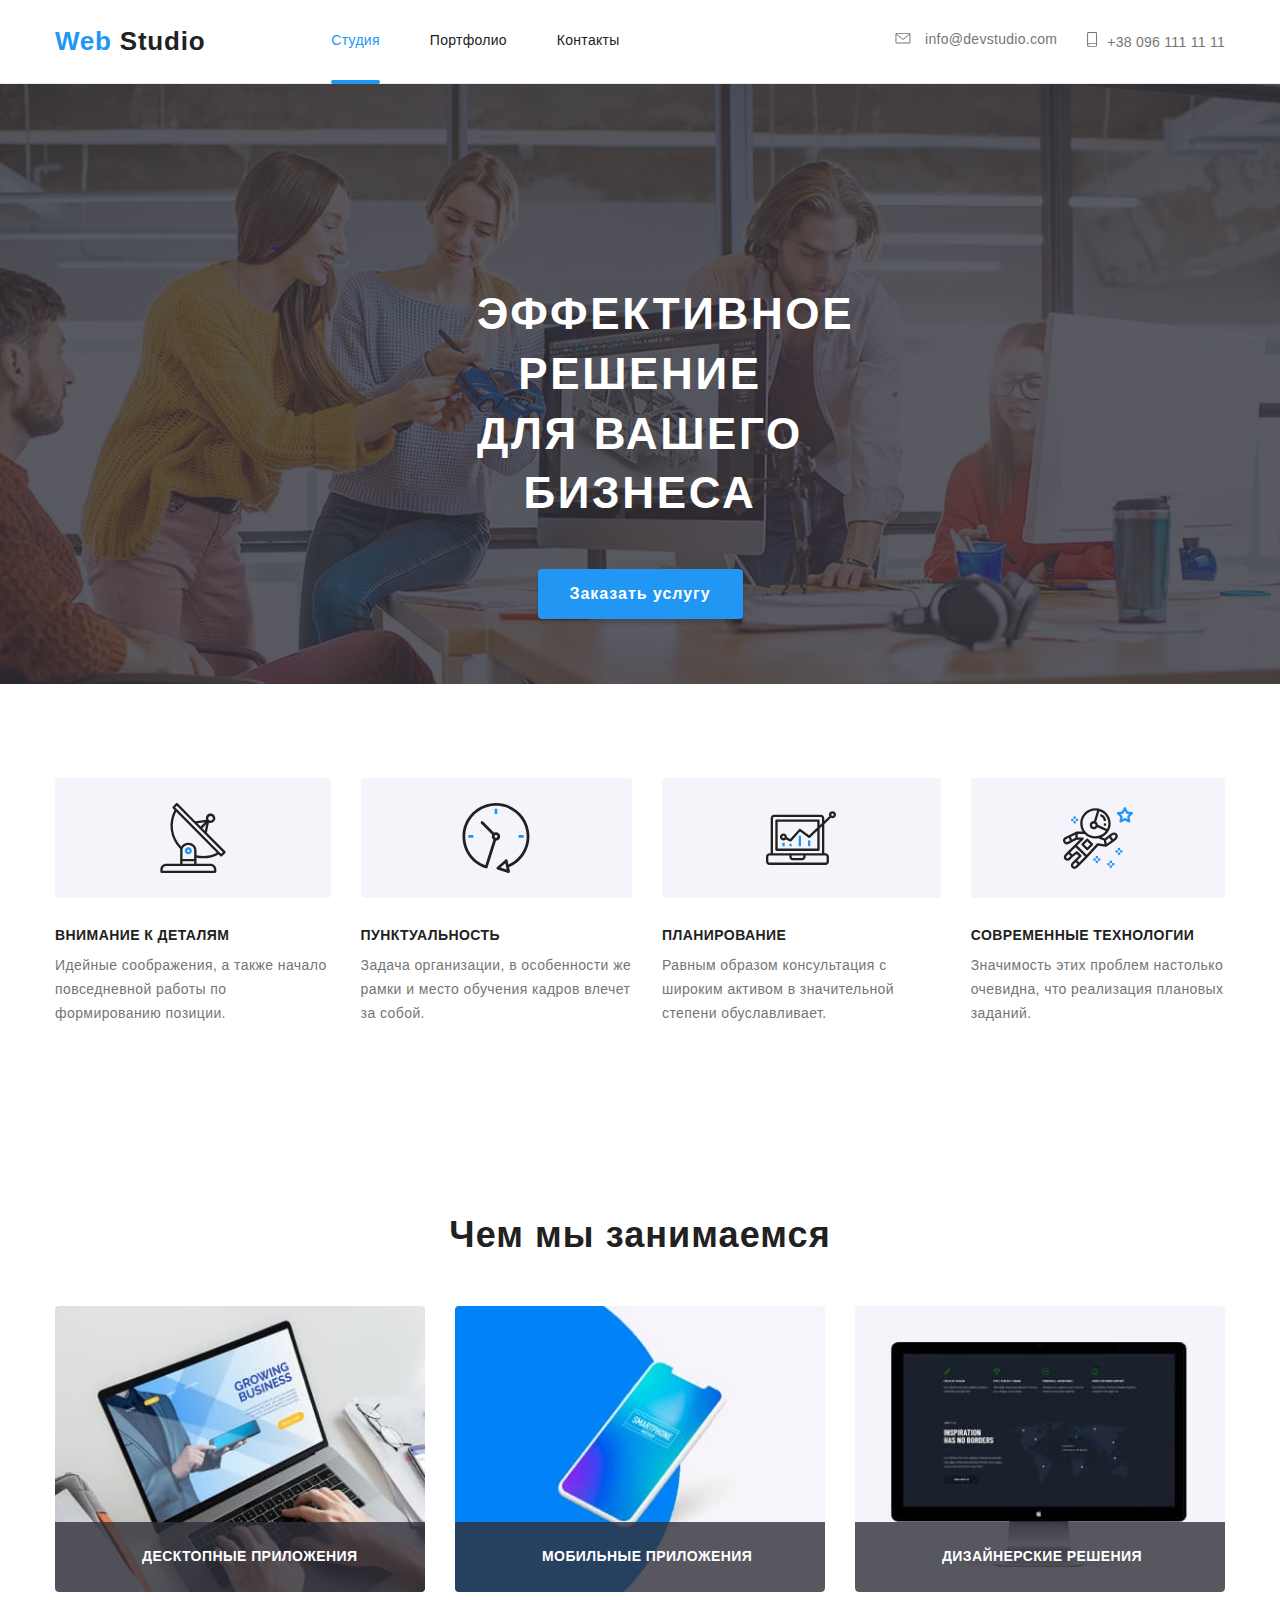
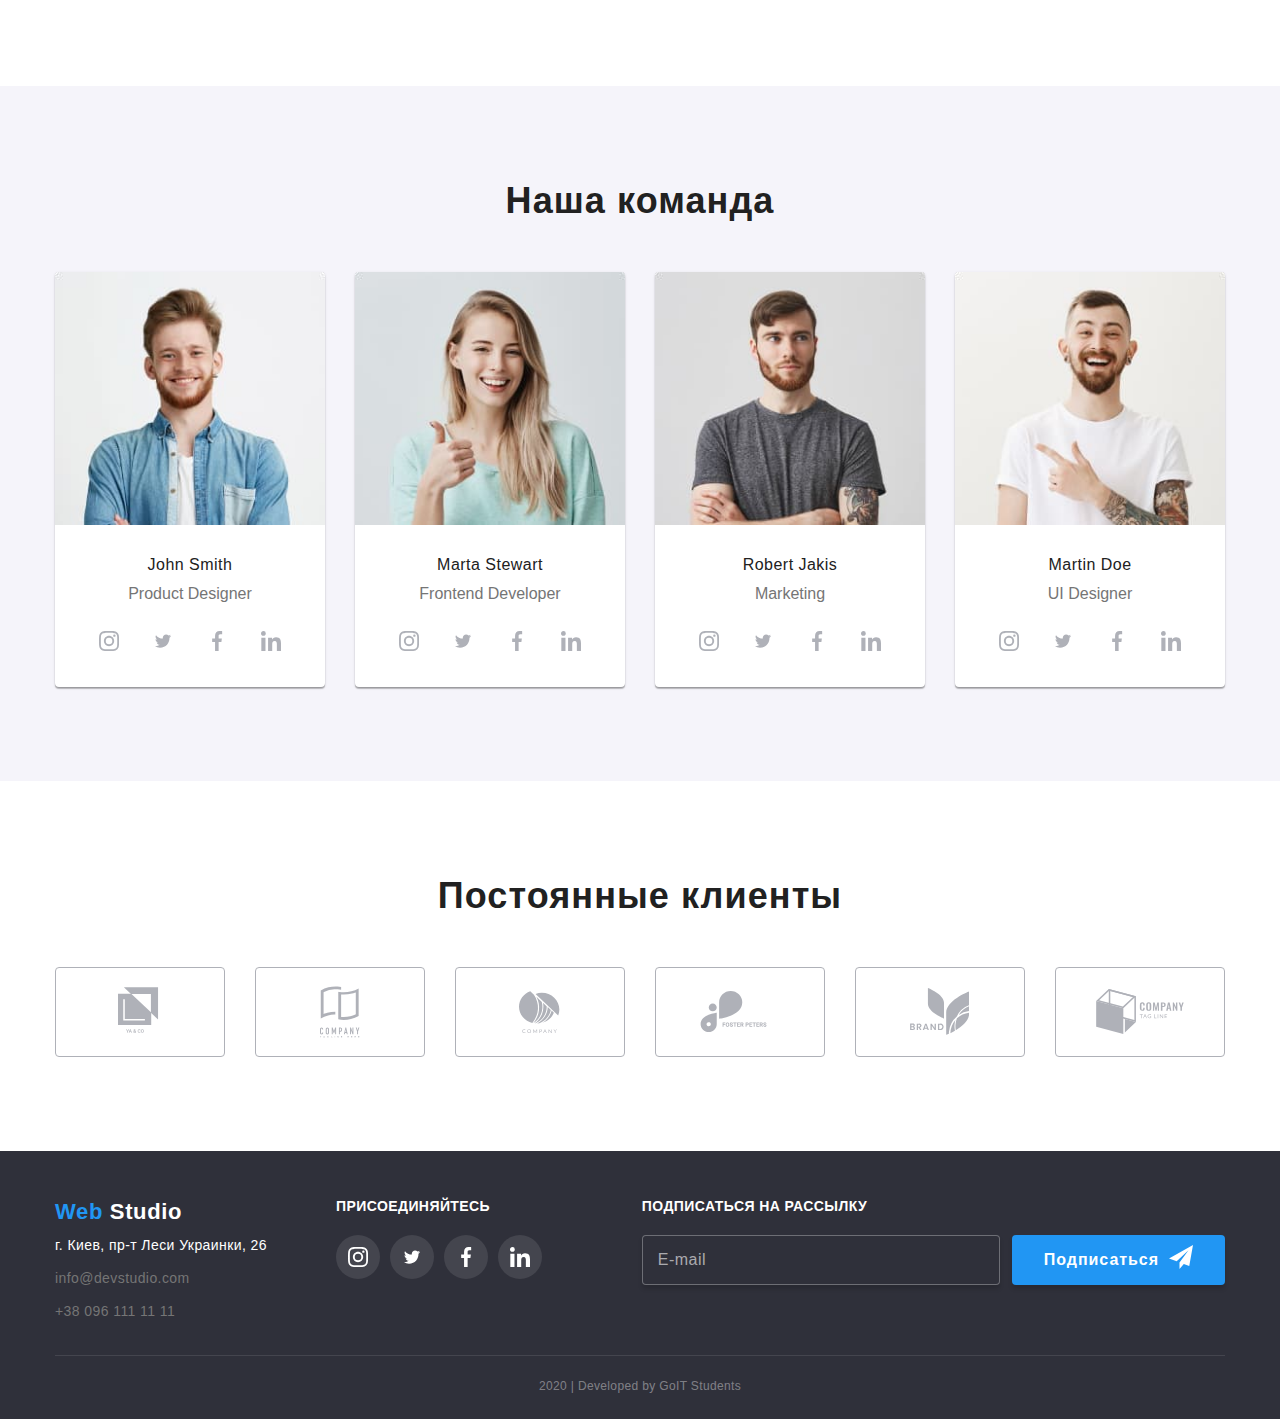
<file: index.html>
<!DOCTYPE html>
<html lang="ru">
<head>
    <meta charset="UTF-8">
    <meta name="viewport" content="width=device-width, initial-scale=1.0">
    <link rel="stylesheet" href="https://cdnjs.cloudflare.com/ajax/libs/modern-normalize/0.6.0/modern-normalize.min.css">
    <link rel="stylesheet" href="./css/main.css" />
    <title>Document</title>
</head>
<body>
    <header class="header">
        <div class="container-header">
           <div class="box">
                <nav class="nav-link">
                    <a href="./index.html" class="logo" ><span>Web</span> Studio</a>
                    <ul class="site-nav">
                        <li class="item"><a href="./index.html" class="link current">Студия</a></li>
                        <li class="item"><a href="./portfolio.html" class="link decor-hover">Портфолио</a></li>
                        <li class="item"><a href="" class="link decor-hover">Контакты</a></li>
                    </ul>
                </nav>
                <address class="address">
                            <a href="mailto:info@devstudio.com" class="link mail">
                                <svg class="icon icon-tel-mail" height="11.2" width="16">
                                    <use href="./img/sprite.svg#icon-envelope "></use>
                                </svg>
                                info@devstudio.com </a>
                            <a href="tel:+380961111111" class="link tel">
                                <svg class="icon icon-tel-mail" height="14.94" width="10">
                                    <use href="./img/sprite.svg#icon-smartphone"></use>
                                </svg>+38 096 111 11 11</a>
                </address>
           </div> 
        </div>
    </header>
    <main>
            <section class="hero">
                <h1 class="hero-title"><strong>Эффективное решение для вашего бизнеса</strong></h1>
                <button class="button" data-modal-open>Заказать услугу</button>
            </section>
            <!--advantages-->
           <div class="container">
            <section class="advantages">
                <ul class="list">
                    <li class="item antenna">
                        <h3 class="title">Внимание к деталям</h3>
                        <p class="content">Идейные соображения, а также начало повседневной работы по формированию позиции.</p>
                    </li>
                    <li class="item clock">
                        <h3 class="title">Пунктуальность</h3>
                        <p class="content">Задача организации, в особенности же рамки и место обучения кадров влечет за собой.</p>
                    </li>
                    <li class="item diagram">
                        <h3 class="title">Планирование</h3>
                        <p class="content">Равным образом консультация с широким активом в значительной степени обуславливает.</p>
                    </li>
                    <li class="item astronaut">
                        <h3 class="title">Современные технологии</h3>
                        <p class="content"> Значимость этих проблем настолько очевидна, что реализация плановых заданий.</p>
                    </li>
                </ul>
            </section>
           </div> 
           <!--servises-->
            <div class="container">
                <section class="services">
                    <h2 class="title">Чем мы занимаемся</h2>
                    <ul class="list">
                        <li class="item">
                            <img src="./img/desktop.jpg" alt="desktop" height="294" width="370">
                            <h3 class="services-title">Десктопные приложения</h3>
                        </li>
                        <li class="item">
                            <img src="./img/mobyphone.jpg" alt="mobyphone" height="294" width="370">
                            <h3 class="services-title">Мобильные приложения</h3>
                        </li>
                        <li class="item">
                            <img src="./img/disajnerphoto.jpg" alt="disajnerphoto" height="294" width="370">
                            <h3 class="services-title">Дизайнерские решения</h3>
                        </li>
                    </
                </section>
            </div>
            <!--team-->  
            <div class="bg-team">
                <div class="container team-container">
                    <section class="team">
                        <h2 class="title">Наша команда</h2>
                        <ul class="list">
                            <li class="item">
                                <img src="./img/John_Smith.jpg" alt="photo John Smith" width: 270px; height: 260px;>
                                <h3>John Smith</h3>
                                <p class="prof">Product Designer</p>
                                <ul class="logo-social-network">
                                    <li><a href="" aria-label="instagram logo" class="logotype">
                                        <svg  class="icon" height="20" width="20">
                                            <use href="./img/sprite.svg#icon-instagram"></use>
                                        </svg>
                                    </a></li>
                                    <li><a href="" aria-label="twitter logo" class="logotype">
                                        <svg  class="icon" height="16.25" width="20">
                                            <use href="./img/sprite.svg#icon-twitter"></use>
                                        </svg></a></li>
                                    <li><a href="" aria-label="Facebook logo" class="logotype">
                                        <svg  class="icon" height="20" width="20">
                                            <use href="./img/sprite.svg#icon-facebook"></use>
                                        </svg></a></li>
                                    <li><a href="" aria-label="linkedIn logo" class="logotype">
                                        <svg  class="icon" height="20" width="20">
                                            <use href="./img/sprite.svg#icon-linkedin"></use>
                                        </svg></a></li>
                                </ul>
                                
                            </li>
                            <li class="item">
                                <img src="./img/Marta_Stewart.jpg" alt="photo Marta Stewart" width: 270px; height: 260px;>
                                <h3>Marta Stewart</h3>
                                <p class="prof">Frontend Developer</p>
                                <ul class="logo-social-network">
                                    <li><a href="" aria-label="instagram logo" class="logotype">
                                        <svg  class="icon" height="20" width="20">
                                            <use href="./img/sprite.svg#icon-instagram"></use>
                                        </svg>
                                    </a></li>
                                    <li><a href="" aria-label="twitter logo" class="logotype">
                                        <svg  class="icon" height="16.25" width="20">
                                            <use href="./img/sprite.svg#icon-twitter"></use>
                                        </svg></a></li>
                                    <li><a href="" aria-label="Facebook logo" class="logotype">
                                        <svg  class="icon" height="20" width="20">
                                            <use href="./img/sprite.svg#icon-facebook"></use>
                                        </svg></a></li>
                                    <li><a href="" aria-label="linkedIn logo" class="logotype">
                                        <svg  class="icon" height="20" width="20">
                                            <use href="./img/sprite.svg#icon-linkedin"></use>
                                        </svg></a></li>
                                </ul>
                            </li>
                            <li class="item">
                                <img src="./img/Robert_Jakis.jpg" alt="photo Robert Jakis" width: 270px; height: 260px;>
                                <h3>Robert Jakis</h3>
                                <p class="prof">Marketing</p>
                                <ul class="logo-social-network">
                                    <li><a href="" aria-label="instagram logo" class="logotype">
                                        <svg  class="icon" height="20" width="20">
                                            <use href="./img/sprite.svg#icon-instagram"></use>
                                        </svg>
                                    </a></li>
                                    <li><a href="" aria-label="twitter logo" class="logotype">
                                        <svg  class="icon" height="16.25" width="20">
                                            <use href="./img/sprite.svg#icon-twitter"></use>
                                        </svg></a></li>
                                    <li><a href="" aria-label="Facebook logo" class="logotype">
                                        <svg  class="icon" height="20" width="20">
                                            <use href="./img/sprite.svg#icon-facebook"></use>
                                        </svg></a></li>
                                    <li><a href="" aria-label="linkedIn logo" class="logotype">
                                        <svg  class="icon" height="20" width="20">
                                            <use href="./img/sprite.svg#icon-linkedin"></use>
                                        </svg></a></li>
                                </ul>
                            </li>
                            <li class="item">
                                <img src="./img/Martin_Doe.jpg" alt="photo Martin Doe" width: 270px; height: 260px;>
                                <h3>Martin Doe</h3>
                                <p class="prof">UI Designer</p>
                                <ul class="logo-social-network">
                                    <li><a href="" aria-label="instagram logo" class="logotype">
                                        <svg  class="icon" height="20" width="20">
                                            <use href="./img/sprite.svg#icon-instagram"></use>
                                        </svg>
                                    </a></li>
                                    <li><a href="" aria-label="twitter logo" class="logotype">
                                        <svg  class="icon" height="16.25" width="20">
                                            <use href="./img/sprite.svg#icon-twitter"></use>
                                        </svg></a></li>
                                    <li><a href="" aria-label="Facebook logo" class="logotype">
                                        <svg  class="icon" height="20" width="20">
                                            <use href="./img/sprite.svg#icon-facebook"></use>
                                        </svg></a></li>
                                    <li><a href="" aria-label="linkedIn logo" class="logotype">
                                        <svg  class="icon" height="20" width="20">
                                            <use href="./img/sprite.svg#icon-linkedin"></use>
                                        </svg></a></li>
                                </ul>
                            </li>
                        </ul>
                    </section>
                </div>
            </div>
            <!--customers-->
           <div class="container">
            <section class="customers">
                <h2 class="title">Постоянные клиенты</h2>
                <ul class="list">
                    <li class="company">
                        <a href="" aria-label="first company" class="link">
                        <svg class="company-logo" width="44.27" height="49.23">
                            <use href="./img/sprite.svg#icon-logo1"> </use>
                        </svg></a>
                    </li>
                    <li class="company">
                        <a href="" aria-label="second company" class="link">
                            <svg class="company-logo" width="40" height="52">
                                <use href="./img/sprite.svg#icon-logo2"> </use>
                            </svg>
                        </a>
                    </li>
                    <li class="company">
                        <a href="" aria-label="third company" class="link">
                            <svg class="company-logo" width="41" height="42.6">
                                <use href="./img/sprite.svg#icon-logo3"> </use>
                            </svg>
                        </a>
                    </li>
                    <li class="company">
                        <a href="" aria-label="fourth company" class="link">
                            <svg class="company-logo" width="80" height="42">
                                <use href="./img/sprite.svg#icon-logo4"> </use>
                            </svg>
                        </a>
                    </li>
                    <li class="company">
                        <a href="" aria-label="fifth company" class="link">
                            <svg class="company-logo" width="59" height="47">
                                <use href="./img/sprite.svg#icon-logo5"> </use>
                            </svg>
                        </a>
                    </li>
                    <li class="company">
                        <a href="" aria-label="sixth company" class="link">
                            <svg class="company-logo" width="88.5" height="45.5">
                                <use href="./img/sprite.svg#icon-logo6"> </use>
                            </svg>
                        </a>
                    </li>
                </ul>
            </section>
           </div>
    </main>
    <!--footer-->
    <footer class="ftr">
        <div class="container-footer">
            <div class="grid">
                <div>
                    <a href="./index.html" class="logo-footer"> <span>Web</span>  Studio</a>
               <address class="address-footer"> 
                    <p class="to-map adr">г. Киев, пр-т Леси Украинки, 26 </p> 
                   <a href="mailto:info@devstudio.com" class="adr mail-tel">info@devstudio.com</a>
                   <a href="tel:+380961111111" class="adr mail-tel">+38 096 111 11 11</a>
                </address>
                </div>
                <div class="join-in">
                   <b class>присоединяйтесь</b>    
                    <ul class="logo-social-network">
                        <ul class="logo-social-network">
                            <li><a href="" aria-label="instagram logo" class="logotype logotype-footer">
                                <svg  class="icon" height="20" width="20">
                                    <use href="./img/sprite.svg#icon-instagram"></use>
                                </svg>
                            </a></li>
                            <li><a href="" aria-label="twitter logo" class="logotype logotype-footer">
                                <svg  class="icon" height="16.25" width="20">
                                    <use href="./img/sprite.svg#icon-twitter"></use>
                                </svg></a></li>
                            <li><a href="" aria-label="Facebook logo" class="logotype logotype-footer">
                                <svg  class="icon" height="20" width="20">
                                    <use href="./img/sprite.svg#icon-facebook"></use>
                                </svg></a></li>
                            <li><a href="" aria-label="linkedIn logo" class="logotype logotype-footer">
                                <svg  class="icon" height="20" width="20">
                                    <use href="./img/sprite.svg#icon-linkedin"></use>
                                </svg></a></li>
                        </ul>
                    </ul>
                </div>
                <div class="subscription" >
                    <b>Подписаться на рассылку</b>
                    <form class="footer-form">
                        <input type="email" id="footer-mail" name="footer-mail" class="footer-input" placeholder=" ">
                        <label for="footer-mail" class="footer-label" name="footer-label">E-mail</label>
                        <button type="submit" class="button button-footer">Подписаться</button>    
                    </form>
                </div>
            </div>
            <div>
                <p class="text">2020 | Developed by GoIT Students </p>
            </div>
        </div>
    </footer>
    <div class="backdrop is-hidden" data-modal>
        <div class="modal-form">
            <form class="form">
                <h2 class="form-title">Оставьте свои данные, мы вам перезвоним</h2> 
                 <div class="form-field">
                     <input type="text" name="name" id="name" class="form-input" placeholder=" ">
                     <label for="name" class="form-label">
                         <span > Имя</span>
                     </label>
                     <svg width="18" height="18" viewBox="0 0 18 18" fill="none" class="input-icon">
                         <path d="M9 9C10.6575 9 12 7.6575 12 6C12 4.3425 10.6575 3 9 3C7.3425 3 6 4.3425 6 6C6 7.6575 7.3425 9 9 9ZM9 10.5C6.9975 10.5 3 11.505 3 13.5V14.25C3 14.6625 3.3375 15 3.75 15H14.25C14.6625 15 15 14.6625 15 14.25V13.5C15 11.505 11.0025 10.5 9 10.5Z" />
                     </svg>
                 </div>
                
                 <div class="form-field">
                     <input type="tel" name="tel" id="tel"  class="form-input" placeholder=" ">
                     <label for="tel" class="form-label">
                         <span >Телефон</span> 
                     </label>
                     <svg width="18" height="18" viewBox="0 0 18 18" fill="none" class="input-icon">
                         <path d="M13.996 11.1226L12.1579 10.9127C11.7164 10.8621 11.2822 11.0141 10.9711 11.3252L9.63948 12.6568C7.59147 11.6147 5.91254 9.94301 4.87044 7.88775L6.20925 6.54894C6.52043 6.23775 6.6724 5.80355 6.62174 5.3621L6.41188 3.53842C6.32504 2.8075 5.70991 2.2575 4.97176 2.2575H3.71979C2.90203 2.2575 2.22178 2.93776 2.27243 3.75552C2.65598 9.93577 7.59871 14.8713 13.7717 15.2548C14.5894 15.3055 15.2697 14.6252 15.2697 13.8075V12.5555C15.2769 11.8246 14.7269 11.2095 13.996 11.1226Z" />
                         </svg>
                 </div>
                
                 <div class="form-field">
                     <input type="email" name="mail" id="mail" class="form-input" placeholder=" ">
                     <label for="mail" class="form-label">
                        <span> Почта </span>
                     </label>
                     <svg width="18" height="18" viewBox="0 0 18 18" fill="none" class="input-icon">
                         <path d="M15 3H3C2.175 3 1.5075 3.675 1.5075 4.5L1.5 13.5C1.5 14.325 2.175 15 3 15H15C15.825 15 16.5 14.325 16.5 13.5V4.5C16.5 3.675 15.825 3 15 3ZM14.7 6.1875L9.3975 9.5025C9.1575 9.6525 8.8425 9.6525 8.6025 9.5025L3.3 6.1875C3.1125 6.0675 3 5.865 3 5.6475C3 5.145 3.5475 4.845 3.975 5.1075L9 8.25L14.025 5.1075C14.4525 4.845 15 5.145 15 5.6475C15 5.865 14.8875 6.0675 14.7 6.1875Z"/>
                         </svg>
                 </div>  
                
                 <div class="form-comments">
                     <textarea name="" id="comments" rows="10" class="form-textarea" placeholder=" "></textarea>
                     <label for="comments" class="comments-label">
                         <span >Комментарий</span>    
                     </label>
                     
                 </div>
                 
                 <div class="check-box">
                     <label for="check"> 
                         <input type="checkbox" name="checkbox-contract" id="check" value=" Соглашаюсь с рассылкой и принимаю Условия договора" class="checkbox">
                         <span class="check-icon"></span>
                         <span class="check-label">Соглашаюсь с рассылкой и принимаю <a href="" class="link-contract">Условия договора</a> </span>  
                     </label>  
                 </div> 
                   
                
                 <button type="submit" class="button-form">Отправить</button>
                 <button type="button" class="close-form" data-modal-close>
                     <svg width="18" height="18" viewBox="0 0 18 18" fill="none" class="close-black">
                         <path d="M15 4.10786L13.8921 3L9.5 7.39214L5.10786 3L4 4.10786L8.39214 8.5L4 12.8921L5.10786 14L9.5 9.60786L13.8921 14L15 12.8921L10.6079 8.5L15 4.10786Z" />
                         </svg>
                 </button>
             </form>
        </div>
    </div>
   
    
    
    <script src="./js/modal.js"></script>
</body>
</html>
</file>
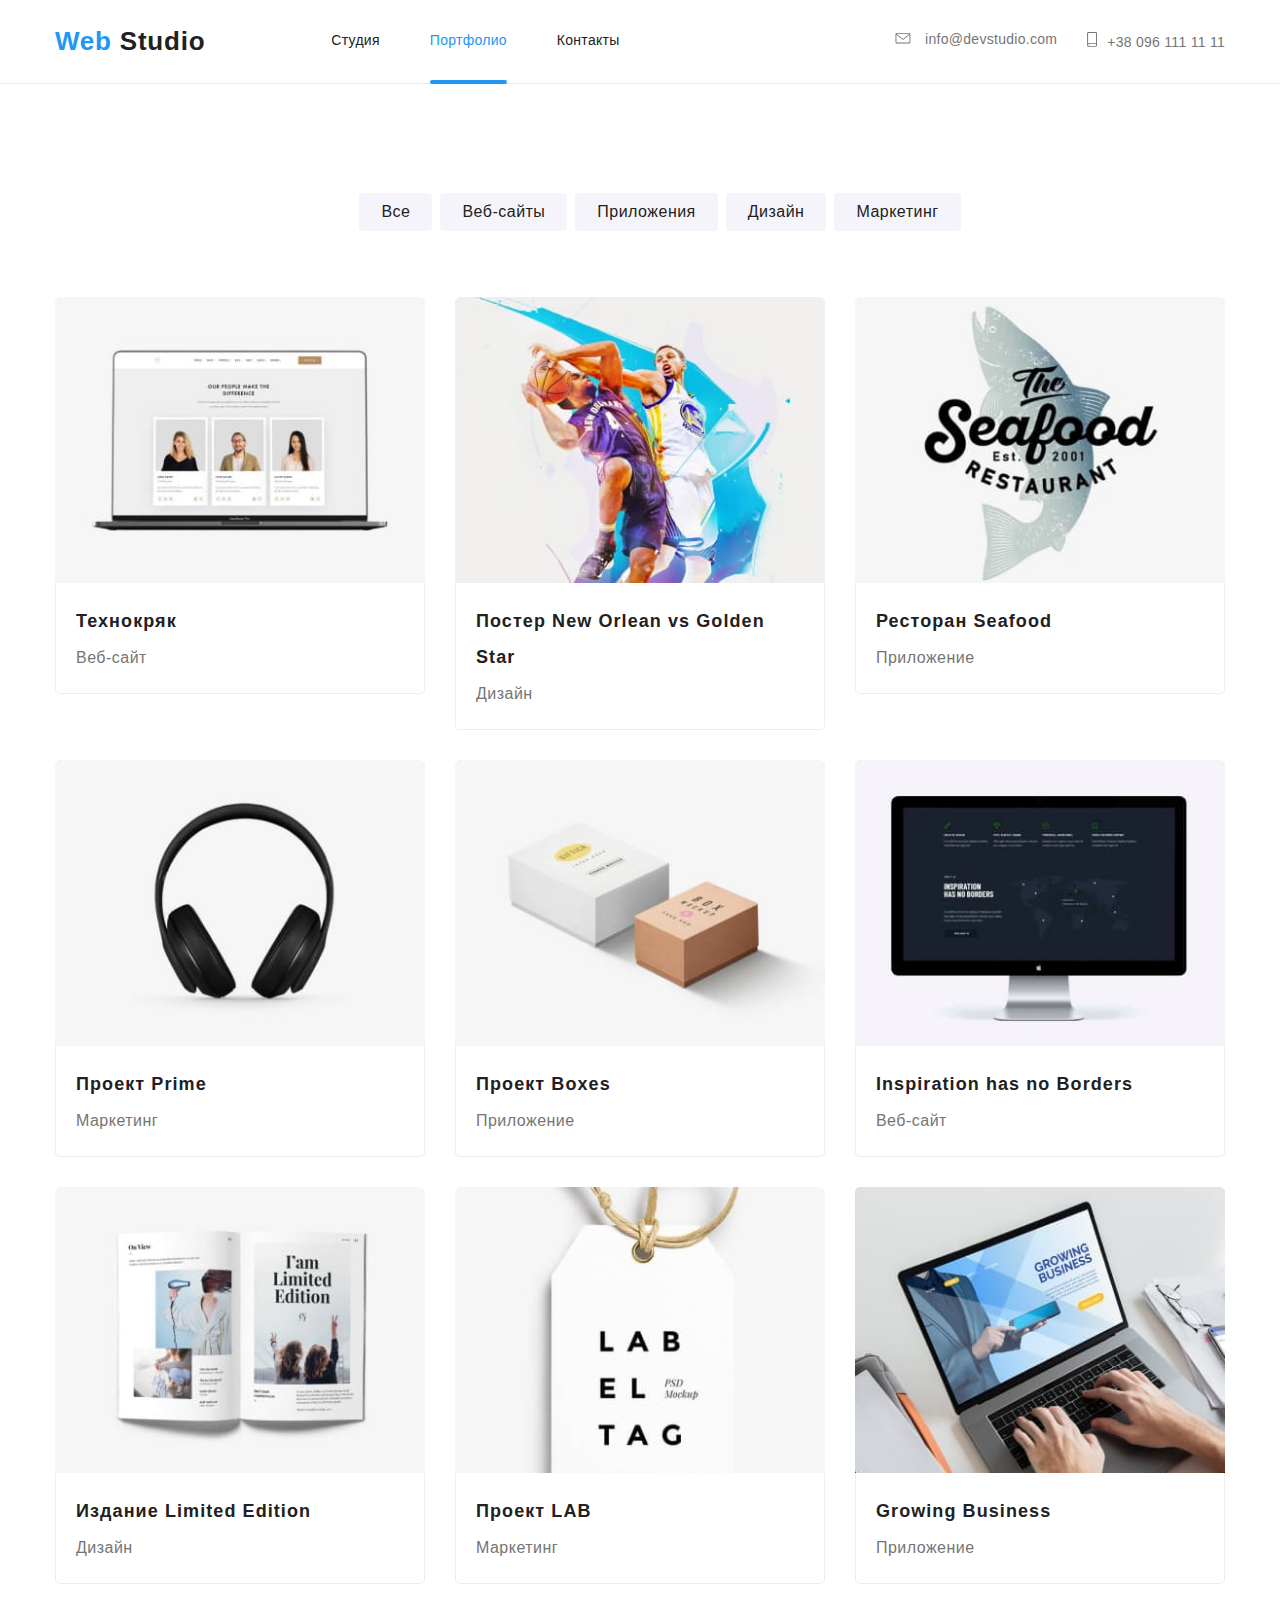
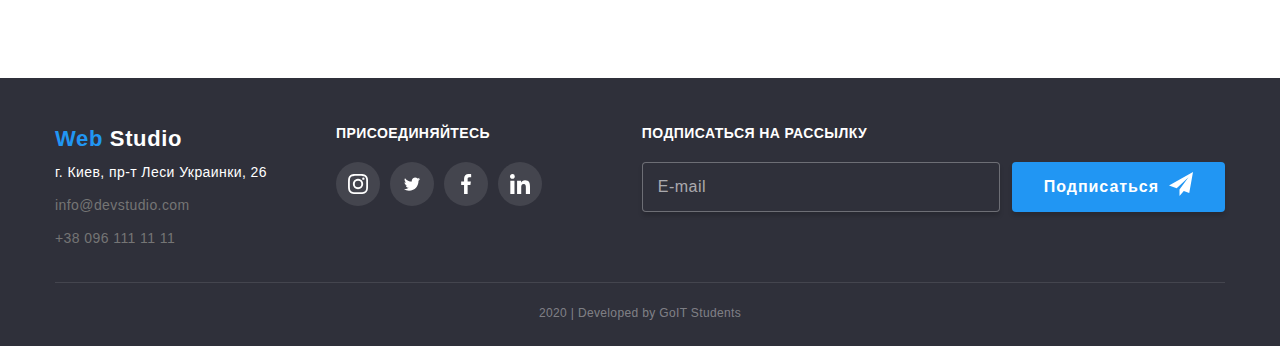
<file: portfolio.html>
<!DOCTYPE html>
<html lang="ru">
<head>
    <meta charset="UTF-8">
    <meta name="viewport" content="width=device-width, initial-scale=1.0">
    <link rel="stylesheet" href="https://cdnjs.cloudflare.com/ajax/libs/modern-normalize/0.6.0/modern-normalize.min.css">
    <link rel="stylesheet" href="./css/main.css" />
    <title>Document</title>
</head>
<body>
    <header class="header">
        <div class="container-header">
           <div class="box">
                <nav class="nav-link">
                    <a href="./index.html" class="logo" ><span>Web</span> Studio</a>
                    <ul class="site-nav">
                        <li class="item"><a href="./index.html" class="link decor-hover">Студия</a></li>
                        <li class="item"><a href="./portfolio.html" class="link current">Портфолио</a></li>
                        <li class="item"><a href="" class="link decor-hover">Контакты</a></li>
                    </ul>
                </nav>
                <address class="address">
                            <a href="mailto:info@devstudio.com" class="link mail">
                                <svg class="icon icon-tel-mail" height="11.2" width="16">
                                    <use href="./img/sprite.svg#icon-envelope "></use>
                                </svg>
                                info@devstudio.com </a>
                            <a href="tel:+380961111111" class="link tel">
                                <svg class="icon icon-tel-mail" height="14.94" width="10">
                                    <use href="./img/sprite.svg#icon-smartphone"></use>
                                </svg>+38 096 111 11 11</a>
                </address>
           </div> 
        </div>
    </header>
    <main>
        <h1 class="hide">Наши проэкты</h1>
           <div class="container control-button">
            <section class="btns">
                <h2 class="hide">Фильтр</h2>
                <ul class="button-flex">
                    <li class="buttom-flex--button"><button type="button"><span class="btn">Все</span></button></li>
                    <li class="buttom-flex--button"><button type="button"><span class="btn">Веб-сайты</span></button></li>
                    <li class="buttom-flex--button"><button type="button"><span class="btn">Приложения</span></button></li>
                    <li class="buttom-flex--button"><button type="button"><span class="btn">Дизайн</span></button></li>
                    <li class="buttom-flex--button"><button type="button"><span class="btn">Маркетинг</span></button></li>
                </ul>
            </section>
           </div>
         <div class="container project">
            <section class="project">
                <h2 class="hide">Наши проєкты</h2>
                <ul class="project-tile">
                    <li class="item">
                     <a href="" aria-label="technocrack" class="link-blok" >
                         <div class="product-thumb">
                            <img src="./img/techno-crack.jpg" alt="techno-crack" width="370" height="294" class="cart-img">
                            <p class="description">Технокряк это современная площадка распространения коронавируса. Компании используют эту платформу для цифрового шпионажа и атак на защищённые сервера конкурентов.</p>
                         </div>
                         <div class="cart-content">
                            <h3 class="title">Технокряк</h3>
                            <p class="view">Веб-сайт</p>
                         </div>
                     </a>
                    </li>
                    <li class="item">
                     <a href="" aria-label="Постер New Orlean vs Golden Stars" class="link-blok" >
                         <p class="description hide"></p>
                         <div class="product-thumb">
                            <img src="./img/poster.jpg" alt="Постер New Orlean vs Golden Star" width="370" height="294">
                            <p class="description">Технокряк это современная площадка распространения коронавируса. Компании используют эту платформу для цифрового шпионажа и атак на защищённые сервера конкурентов.</p>
                         </div>
                         <div class="cart-content">
                            <h3 class="title">Постер New Orlean vs Golden Star</h3>
                            <p class="view"> Дизайн</p>
                         </div>
                         
                     </a>
                    </li>
                    <li class="item">
                     <a href="" aria-label="seafood" class="link-blok" >
                         <p class="description hide"></p>
                         <div class="product-thumb">
                            <img src="./img/seafood.jpg" alt="seafood" width="370" height="294" >
                            <p class="description">Технокряк это современная площадка распространения коронавируса. Компании используют эту платформу для цифрового шпионажа и атак на защищённые сервера конкурентов.</p>
                         </div>
                         <div class="cart-content">
                            <h3 class="title">Ресторан Seafood</h3>
                            <p class="view">Приложение</p>
                         </div>
                        
                     </a>
                    </li>
                    <li class="item">
                     <a href=""  aria-label="Проект Prime" class="link-blok" >
                         <p class="description hide"></p>
                         <div class="product-thumb">
                            <img src="./img/prime.jpg" alt="Проект Prime" width="370" height="294">
                            <p class="description">Технокряк это современная площадка распространения коронавируса. Компании используют эту платформу для цифрового шпионажа и атак на защищённые сервера конкурентов.</p>
                         </div>
                         <div class="cart-content">
                            <h3 class="title">Проект Prime</h3>
                            <p class="view">Маркетинг</p>
                         </div>
                         
                     </a>
                    </li>
                    <li class="item">
                     <a href="" aria-label="Проект Boxes" class="link-blok" >
                         <p class="description hide"></p>
                        <div class="product-thumb">
                            <img src="./img/boxes.jpg" alt="Проект Boxes" width="370" height="294">
                            <p class="description">Технокряк это современная площадка распространения коронавируса. Компании используют эту платформу для цифрового шпионажа и атак на защищённые сервера конкурентов.</p>
                        </div>
                         <div class="cart-content">
                            <h3 class="title">Проект Boxes</h3>
                            <p class="view">Приложение</p>
                         </div>
                         
                     </a>
                    </li>
                    <li class="item">
                     <a href="" aria-label="Inspiration has no Borders" class="link-blok" >
                         <p class="description hide"></p>
                        <div class="product-thumb">
                            <img src="./img/borders.jpg" alt="Inspiration has no Borders" width="370" height="294">
                            <p class="description">Технокряк это современная площадка распространения коронавируса. Компании используют эту платформу для цифрового шпионажа и атак на защищённые сервера конкурентов.</p>
                        </div>
                         <div class="cart-content">
                            <h3 class="title">Inspiration has no Borders</h3>
                            <p class="view">Веб-сайт</p>
                         </div>
                        
                     </a>
                    </li>
                    <li class="item">
                     <a href="" aria-label="Издание Limited Edition" class="link-blok" >
                         <p class="description hide"></p>
                         <div class="product-thumb">
                            <img src="./img/limited-edition.jpg" alt="Издание Limited Edition" width="370" height="294">
                            <p class="description">Технокряк это современная площадка распространения коронавируса. Компании используют эту платформу для цифрового шпионажа и атак на защищённые сервера конкурентов.</p>
                         </div>
                         <div class="cart-content">
                            <h3 class="title">Издание Limited Edition</h3>
                            <p class="view">Дизайн</p>
                         </div>
                         
                     </a>
                    </li>
                    <li class="item">
                     <a href="" aria-label="Проект LAB" class="link-blok" >
                         <p class="description hide"></p>
                         <div class="product-thumb">
                            <img src="./img/lab.jpg" alt="Проект LAB" width="370" height="294">
                            <p class="description">Технокряк это современная площадка распространения коронавируса. Компании используют эту платформу для цифрового шпионажа и атак на защищённые сервера конкурентов.</p>
                         </div>
                         <div class="cart-content">
                            <h3 class="title">Проект LAB</h3>
                            <p class="view">Маркетинг</p>
                         </div>
                         
                     </a>
                    </li>
                    <li class="item">
                    <a href="" aria-label="Growing Business" class="link-blok" > 
                         <p class="description hide"></p>
                         <div class="product-thumb">
                            <img src="./img/growing-business.jpg" alt="Growing Business" width="370" height="294">
                            <p class="description">Технокряк это современная площадка распространения коронавируса. Компании используют эту платформу для цифрового шпионажа и атак на защищённые сервера конкурентов.</p>
                         </div>
                         <div class="cart-content">
                            <h3 class="title">Growing Business</h3>
                            <p class="view">Приложение</p>
                         </div>
                         
                     </a>
                    </li>
                </ul>
            </section>
         </div>
    </main>
    <!--footer-->
    <footer class="ftr">
        <div class="container-footer">
            <div class="grid">
                <div>
                    <a href="./index.html" class="logo-footer"> <span>Web</span>  Studio</a>
               <address class="address-footer"> 
                    <p class="to-map adr">г. Киев, пр-т Леси Украинки, 26 </p> 
                   <a href="mailto:info@devstudio.com" class="adr mail-tel">info@devstudio.com</a>
                   <a href="tel:+380961111111" class="adr mail-tel">+38 096 111 11 11</a>
                </address>
                </div>
                <div class="join-in">
                   <b class>присоединяйтесь</b>    
                    <ul class="logo-social-network">
                        <ul class="logo-social-network">
                            <li><a href="" aria-label="instagram logo" class="logotype logotype-footer">
                                <svg  class="icon" height="20" width="20">
                                    <use href="./img/sprite.svg#icon-instagram"></use>
                                </svg>
                            </a></li>
                            <li><a href="" aria-label="twitter logo" class="logotype logotype-footer">
                                <svg  class="icon" height="16.25" width="20">
                                    <use href="./img/sprite.svg#icon-twitter"></use>
                                </svg></a></li>
                            <li><a href="" aria-label="Facebook logo" class="logotype logotype-footer">
                                <svg  class="icon" height="20" width="20">
                                    <use href="./img/sprite.svg#icon-facebook"></use>
                                </svg></a></li>
                            <li><a href="" aria-label="linkedIn logo" class="logotype logotype-footer">
                                <svg  class="icon" height="20" width="20">
                                    <use href="./img/sprite.svg#icon-linkedin"></use>
                                </svg></a></li>
                        </ul>
                    </ul>
                </div>
                <div class="subscription" >
                    <b>Подписаться на рассылку</b>
                    <form class="footer-form">
                        <input type="email" id="footer-mail" name="footer-mail" class="footer-input" placeholder=" ">
                        <label for="footer-mail" class="footer-label">E-mail</label>
                        <button type="submit" class="button button-footer">Подписаться</button>    
                    </form>
                </div>
            </div>
            <div>
                <p class="text">2020 | Developed by GoIT Students </p>
            </div>
        </div>
    </footer>
</body>
</html>
</file>
<file: css/main.css>
:root {
   --bg-secondaty: #F5F4FA;
   --primary-accent-color: #2196F3;
   --primary-text-color:#757575;
   --primary-title-color:#212121;
   --primary-title2-color:#ffffff;
   --primary-hover-color:var(--primary-accent-color);
   --primary-bg-color:var(--primary-accent-color);
   --primary-shadow-color:rgba(0, 0, 0, 0.15);
   --primary-bg-adv-color:rgba(47, 48, 58, 0.8);
   --primary-address-ftr-color:rgba(255, 255, 255, 0.6);
   --primary-button-bg-stok-color: var(--bg-secondaty);
   --primary-button-text-stok-color:#212121;
   --primary-button-hoverfocus-color:var(--primary-accent-color);
   --primary-button-text-hoverfocus-color:#FFFFFF;
   --primary-text-description-color: #ffffff;
   --primary-bg-description-color: rgba(33, 150, 243, 0.9);
   --primary-border-color: #ECECEC;
   --primary-border-ftr-color:  rgba(255, 255, 255, 0.1);
   --primary-bg-hover-logo-color:  var(--primary-accent-color);
   --primary-bg-logo-color:   var(--bg-secondaty);
   --primary-bg-team-color:   var(--bg-secondaty);
   --primari-social-logo-color: #AFB1B8;
   --primari-social-logo-hover-color: #FFFFFF;
   --primari-hover-bg-color-logotype:  var(--primary-accent-color);

}

body {
   background-color:var(--primary-title2-color);
   font-family: Roboto, sans-serif;
}
img{
   display: block;
   max-width: 100%;
   height: auto;
}

.header{
   font-weight: 500;
   color:var(--primary-title-color);
   font-size: 14px;
   line-height: 1.14;
   letter-spacing: 0.02em;
   border-bottom: 1px solid var(--primary-border-color);
}
.container-header{
   width: 1200px;
   margin-left: auto;
   margin-right: auto;
   padding-left: 15px;
   padding-right: 15px; 
}
.container{
   width: 1200px;
   margin-left: auto;
   margin-right: auto;
   padding-left: 15px;
   padding-right: 15px; 
   padding-bottom: 94px;
   padding-top: 94px;
}

.site-nav{
   display: flex;
   margin-left: 86px;
   margin-top: 0;
   margin-bottom: 0;
}

.site-nav .item + .item{
   margin-left: 50px;
}

.site-nav .link{
   position: relative;
   display: block;
   padding-top: 32px;
   padding-bottom: 32px;
   transition: color 250ms cubic-bezier(0.4, 0, 0.2, 1);
}

.site-nav .link.current{
   color: var(--primary-hover-color);
   
}
.link.current::after{
   display: block;
   position: absolute;
   content: '';
   background: var(--primary-accent-color);
   border-radius: 2px;
   width: 100%;
   height: 4px;
   bottom: -2.2px; /* я так понял, что это кастыль, но у меня с  bottom: 0; между <main> и линией зазор */
   
}
.header .link.decor-hover::after{
   display: block;
   position: absolute;
   content: '';
   background: var(--primary-accent-color);
   border-radius: 2px;
   width: 0;
   height: 4px;
   bottom: -2.2px;
   left: 50%;
   transition: width .5s, left .5s; 
   
}
.header .link.decor-hover:hover::after,
.header .link.decor-hover:focus::after{
   width: 100%;
   left:0;
   
 }

.logo{
   font-family: Raleway, sans-serif;
   font-weight: bold;
   font-size: 26px;
   line-height: 1.19;
   letter-spacing: 0.03em;
   color: var(--primary-title-color);
   text-decoration: none;
}

.logo  span{
   color: var(--primary-hover-color);
}

a{
   text-decoration: none; 
}

.header .link{
   color:var(--primary-title-color);
}

li{
   list-style-type: none;
}

.address{
   display: flex;
   margin-left: auto;
   font-style: normal;
}
.address .link + .link{
   margin-left: 30px;
}
.address .link{
   padding-top: 32px;
   padding-bottom: 32px;
}

.address .link{
   color: var(--primary-text-color);
   transition: color 250ms cubic-bezier(0.4, 0, 0.2, 1);
}

.box {
   display: flex;
   align-items: center;
}
.nav-link{
   display: flex;
   align-items: center;
}

.header .link:hover,
.header .link:focus{
   color: var(--primary-hover-color);
}
.hero{
   margin-left: auto;
   margin-right: auto;
   text-align: center;
   height: 600px;
   max-width: 1600px;
   background-color: #ccc;
   background-image: linear-gradient(to right, rgba(47, 48, 58, 0.8),rgba(47, 48, 58, 0.8)), url(../img/Header.jpg);
   background-repeat: no-repeat;
   background-position: center;
   background-size: cover;

   
}
.hero-title {
   margin-top: 0;
   margin-bottom: 46px;
   font-weight: 900;
   font-size: 44px;
   line-height: 1.36;
   letter-spacing: 0.06em;
   text-transform: uppercase;
   color: var(--primary-title2-color);
   text-align: center;
   padding-top: 200px;
   padding-left: 477px;
   padding-right: 477px;

}
.button{
   display: inline-flex;
   color: var(--primary-title2-color);
   background-color: var(--primary-bg-color);
   min-width: 200px;
   padding: 10px 32px ;
   box-shadow: 0px 4px 4px var(--primary-shadow-color);
   border-radius: 4px;
   font-weight: bold;
   font-size: 16px;
   line-height: 1.87;
   text-align: center;
   letter-spacing: 0.06em;
   cursor: pointer;
}
.advantages .logo-bg{
   margin-bottom: 30px;
   background-color: var(--primary-bg-logo-color);
   
   width: 270px;
   height: 120px;
   
}
.advantages .hover-logo{
   background-color: var(--primary-bg-hover-logo-color);
   }
.advantages .list{
   display: flex;
   margin-top: 0;
   margin-bottom: 0;
   padding-left: 0;
}  
.advantages .title{
   margin: 0;
   padding-bottom: 10px;
   font-weight: bold;
   font-size: 14px;
   line-height: 1.14;
   letter-spacing: 0.03em;
   text-transform: uppercase;
   color: var(--primary-title-color);
}


.advantages .item::before{
   display: block;
   content: '';
   height: 120px;
   background-size: 70px;
   background-repeat: no-repeat ;
   background-position: center;
   background-color: var(--bg-secondaty);
   padding: 25px 102px;
   border-radius: 4px;
   margin-bottom: 30px;
}
.advantages .antenna::before{
   background-image: url(../img/antenna.svg);
}
.advantages .clock::before{
   background-image: url(../img/clock.svg);
}
.advantages .diagram::before{
   background-image: url(../img/diagram.svg);
}
.advantages .astronaut::before{
   background-image: url(../img/astronaut.svg);
}
.advantages .item +.item{
   margin-left: 30px;
}
.advantages .content{
   margin-top: 0;
   margin-bottom: 0;
   font-weight: 400;
   font-size: 14px;
   line-height: 1.71;
   letter-spacing: 0.03em;
   color:var(--primary-text-color);
}
.services .title{
   margin-top: 0;
   margin-bottom: 50px;
   font-weight: bold;
   font-size: 36px;
   line-height: 1.17;
   text-align: center;
   letter-spacing: 0.03em;
   color: var(--primary-title-color);
}
.services .services-title{
   position: absolute;
   bottom: 0;
   width: 100%;
   font-weight: bold;
   font-size: 14px;
   line-height: 1.14;
   letter-spacing: 0.03em;
   text-transform: uppercase;
   color: var(--primary-title2-color);
   background: var(--primary-bg-adv-color);
   border-radius: 0px 0px 4px 4px;
   padding: 27px 87px;
   padding-right: 0;
   margin-top: 0;
   margin-bottom: 0;
}
.services .list{
   display: flex;
   padding-left: 0;
   margin: 0;
   
}
.services .item{
   position: relative;
   width: calc((100% - 60px) / 3);
   overflow: hidden;
   border-radius: 4px;
}
.services .item + .item{
   margin-left: 30px;
}
.bg-team{
   background-color: var(--primary-bg-team-color);
}
.team .list{
   display: flex;
   padding-left: 0;
   margin-top: 0;
   margin-bottom: 0;
}
.team .item{
   background: #FFFFFF;
   width: calc((100% - 90px) / 3);
   box-shadow: 0px 2px 1px rgba(0, 0, 0, 0.2), 0px 1px 1px rgba(0, 0, 0, 0.14), 0px 1px 3px rgba(0, 0, 0, 0.12);
   border-radius: 4px;
   overflow: hidden;
}



.team .title{
   margin-top: 0;
   margin-bottom: 50px;
   font-weight: bold;
   font-size: 36px;
   line-height: 1.17;
   text-align: center;
   letter-spacing: 0.03em;
   color: var(--primary-title-color);
}
.team h3{
   margin-top: 30px;
   margin-bottom: 10px;
   font-weight: 500;
   font-size: 16px;
   line-height: 1.19;
   letter-spacing: 0.03em;
   color:var(--primary-title-color);
   text-align: center;
}
.team .prof{
   margin-top: 0;
   margin-bottom: 16px;
   font-weight: normal;
   font-size: 16px;
   line-height: 1.19;
   color: var(--primary-text-color);
   text-align: center;
}

.team .item + .item{
   margin-left: 30px;
}
.logo-social-network{
   display: flex;
   padding-left: 0;
   justify-content: center;
   padding-bottom: 24px;
}
.logo-social-network li:not(:last-child){
   margin-right: 10px;
}
.logo-social-network .logotype{
   display: flex;
   height: 44px;
   width: 44px;
   border-radius: 50%;
   overflow: hidden;
   color: var(--primari-social-logo-color);
   transition: color 250ms cubic-bezier(0.4, 0, 0.2, 1), background-color 250ms cubic-bezier(0.4, 0, 0.2, 1);
    
}
.ftr .logotype-footer{
   background-color:rgba(255, 255, 255, 0.1);
   color:#FFFFFF;
   transition: background-color 250ms cubic-bezier(0.4, 0, 0.2, 1);
}
.logo-social-network .logotype:hover,
.logo-social-network .logotype:focus{
   background-color: var(--primari-hover-bg-color-logotype); 
   color: var(--primari-social-logo-hover-color);
}
 .icon{
   margin: auto;
   fill: currentColor;
}
.icon.icon-tel-mail{
   margin-right: 10px;
}

.customers .title{
   margin-top: 0;
   margin-bottom: 50px;
   font-weight: bold;
   font-size: 36px;
   line-height: 1.17;
   text-align: center;
   letter-spacing: 0.03em;
   color: var(--primary-title-color);
}
.customers .list{
   display: flex;
   padding-left: 0;
   margin-top: 0;
   margin-bottom: 0;
}
 

.company{
   display: block;
   width: calc((100% - 150px) / 6);
   height: 90px;
   justify-content: center;
}
.company .link{
   border: 1px solid #AFB1B8;
   border-radius: 4px;
   color: #AFB1B8;
   display: flex;
   height: 90px;
   transition: color 250ms cubic-bezier(0.4, 0, 0.2, 1), border 250ms cubic-bezier(0.4, 0, 0.2, 1);;
   
}
.company .link:hover,
.company .link:focus{
   color: var(--primary-accent-color);
   border: 1px solid var(--primary-accent-color);
}
.company .company-logo{
   margin: auto;
   fill: currentColor;
   
}

.company + .company{
   margin-left: 30px;
}
.container-footer{
   padding-top: 48px;
   width: 1200px;
   margin-left: auto;
   margin-right: auto;
   padding-left: 15px;
   padding-right: 15px; 
}
.ftr .grid{
   display: flex;
}
.logo-footer {
   font-family: Raleway, sans-serif;
   font-weight: bold;
   font-size: 22px;
   line-height: 1.18;
   letter-spacing: 0.03em;
   color:var(--primary-title2-color);
}
.logo-footer span{
   color: var(--primary-hover-color);
}
.address-footer {
   font-weight: 400;
   font-size: 14px;
   line-height: 1.71;
   letter-spacing: 0.03em; 
}
.address-footer .to-map{
   margin-top: 0;
   margin-bottom: 0;
   color:var(--primary-title2-color);
}
.address-footer .mail-tel{
   color: var(--primary-text-color);
}



.address-footer  a{
   color:var(--primary-address-ftr-color)
}
.ftr {
   background-color: #2F303A;
}
.ftr b{
   display: flex;
   font-weight: bold;
   font-size: 14px;
   line-height: 1.14;
   letter-spacing: 0.03em;
   text-transform: uppercase;
   color:var(--primary-title2-color);
   margin-bottom: 20px;
}
.subscription{
   margin-left: 94px;
}
.ftr .join-in{
   margin-left: 69px;
   margin-right: auto;
}
.ftr .adr{
   display: block;
   margin-top: 9px;
   font-style: normal;
}
.ftr .butt{
   display: flex;
}
.footer-form{
   display: flex;
   position: relative;
}

.footer-input{
   margin-right: 12px;
   width: 358px;
   height: 50px;
   background-color: #2F303A;
   border: 1px solid rgba(255, 255, 255, 0.3);
   box-sizing: border-box;
   box-shadow: 0px 4px 4px rgba(0, 0, 0, 0.15);
   border-radius: 4px;
   padding: 0 0 0 16px;
   font-size: 16px;
   line-height: 1.25;
   letter-spacing: 0.03em;
   color: rgba(255, 255, 255, 0.6);
}

.footer-label{
   position: absolute;

   transform: translateY(-50%);
   left: 16px;
   top: 50%;

   font-size: 16px;
   line-height: 1.25;
   letter-spacing: 0.03em;
   color: rgba(255, 255, 255, 0.6);
   transition: transform 250ms cubic-bezier(0.4, 0, 0.2, 1);
   
}

.footer-input:focus + .footer-label, 
.footer-input:not(:placeholder-shown) + .footer-labell{
   transform: translateY(30px);
  
}



.button.button-footer::after{
   display: inline-block;
   background-image: url(../img/icon-send.svg);
   background-size: contain;
   content: '';
   width: 24px;
   height: 24px;
   margin-left: 10px;
}
.text {
   margin-bottom: 0;
   font-weight: 400;
   font-size: 12px;
   line-height: 2;
   text-align: center;
   letter-spacing: 0.03em;
   color:rgba(255, 255, 255, 0.4);
   padding-top: 18px;
   padding-bottom: 21px;
   border-top:  1px solid var(--primary-border-ftr-color);
}

.backdrop.is-hidden{
   visibility: hidden;
   opacity: 0;
   pointer-events: none;

}

.backdrop{
   position: fixed;
    top: 0;
    left: 0;
    width: 100%;
    height: 100%;
    background: rgba(0, 0, 0, 0.2);
    opacity: 1;
   transition: all 250ms cubic-bezier(0.4, 0, 0.2, 1);;
    
    
}



.modal-form{
   position: fixed;
  top: 50%;
  left: 50%;
  transform: translate(-50%, -50%);
}

.form{
   font-family: Roboto;
   width: 528px;
   background: #FFFFFF;
   box-shadow: 0px 2px 1px rgba(0, 0, 0, 0.2), 0px 1px 1px rgba(0, 0, 0, 0.14), 0px 1px 3px rgba(0, 0, 0, 0.12);
   border-radius: 4px;
   margin-left: auto;
   margin-right: auto;
   padding: 20px;
   position: relative;
}
textarea{
   resize: none;
   width: 100%;
}

.form-field {
   display: flex;
   flex-direction: column;
   margin-bottom: 28px;
   position: relative;
 }
 .form-field input{
    width: 100%;
 }

        

 .form-title{
   margin: 0;
   margin-bottom: 30px;
   font-weight: bold;
   font-size: 20px;
   line-height: 1.15;
   text-align: center;
   letter-spacing: 0.03em;
   color: var(--primary-title-color);
}

.form-label{
   position: absolute;
   font-size: 14px;
   line-height: 1.14px;
   letter-spacing: 0.01em;
   color: #757575;
   top: 50%;
   left: 42px;
   transform: translateY(-50%);
   transition: transform 250ms cubic-bezier(0.4, 0, 0.2, 1), left 250ms cubic-bezier(0.4, 0, 0.2, 1), color 250ms cubic-bezier(0.4, 0, 0.2, 1);

}
.form-input{
   border: 1px solid rgba(33, 33, 33, 0.2);
   box-sizing: border-box;
   border-radius: 4px;
   height: 40px;
   margin: 0;
   padding: 0 0 0 42px;
   
}


.form-input:focus + .form-label, 
.form-input:not(:placeholder-shown) + .form-label{
   transform: translateY(-30px);
   left: 16px;
   color: var(--primary-accent-color);
}

input:focus,
input:not(:placeholder-shown){
   border: 1px solid var(--primary-accent-color);
}


.input-icon{
   position: absolute;
   width: 18px;
   height: 18px;
   transform: translateY(55%);
   left: 16px;
   fill: var(--primary-button-text-stok-color);
   transition: fill 250ms cubic-bezier(0.4, 0, 0.2, 1);
}

.form-input:focus ~ .input-icon{
   fill: var(--primary-accent-color);
}

.form-textarea{
   border: 1px solid rgba(33, 33, 33, 0.2);
   box-sizing: border-box;
   border-radius: 4px; 
   height: 120px;
   margin-bottom: 20px;
   padding: 8px 0 0 16px;
}

.form-comments{
   display: flex;
   flex-direction: column;
   position: relative;
}
.comments-label{
   position: absolute;
   font-size: 14px;
   line-height: 1.14px;
   letter-spacing: 0.01em;
   color: #757575;
   left: 16px;
   top: 12px;
   transition: transform 250ms cubic-bezier(0.4, 0, 0.2, 1), color 250ms cubic-bezier(0.4, 0, 0.2, 1);
}

.form-textarea:focus + .comments-label, 
.form-textarea:not(:placeholder-shown) + .comments-label{
   transform: translateY(-21px);
   color: var(--primary-accent-color);
}
.link-contract:visited{
   text-decoration: none;
}
.check-box{
   display: inline-block;
   margin-left: 36px;
   margin-right: auto;
   margin-bottom: 30px;
   font-size: 14px;
   line-height: 1.14px;
   letter-spacing: 0.01em;
   
   color: #757575;
   line-height: 1.71;
   letter-spacing: 0.03em;
   
   position: relative;
}

.checkbox {
   position: absolute;
   display: inline-block;
   width: 1px;
   height: 1px;
   margin: -1px;
   border: 0;
   padding: 0;
   clip: rect(0 0 0 0);
   overflow: hidden;
 }

 .check-icon{
      left: -23.5px;
      transform: translateY(30%);
      display: inline-block;
      width: 15px;
      height: 15px;
      margin-right: 5px;
   
   border: 2px solid #2a2a2a;
   border-radius: 4px;
 }
.checkbox:checked + .check-icon{

   background-image: url(../img/icon-check.svg);
   background-color: var(--primary-accent-color);
   border-color: transparent;
   background-size: contain;
   background-origin: border-box;
}

.check-label{
   align-items: center;
}
.link-contract{
  text-decoration: underline; 
  color:var(--primary-accent-color);
}



.button-form{
   background: var(--primary-accent-color);
   box-shadow: 0px 4px 4px rgba(0, 0, 0, 0.15);
   border-radius: 4px;
   padding: 10px 55px;
   font-weight: bold;
   font-size: 16px;
   line-height: 1.87;
   display: flex;
   align-items: center;
   text-align: center;
   letter-spacing: 0.06em;
   color: #FFFFFF;
   margin-left: auto;
   margin-right: auto;
}

.close-form{
   position: absolute;
   height: 30px;
   width: 30px;
   border-radius: 50%;
   background: #FFFFFF;
   box-shadow: 0px 2px 1px rgba(0, 0, 0, 0.2), 0px 1px 1px rgba(0, 0, 0, 0.14), 0px 1px 3px rgba(0, 0, 0, 0.12);
   position: absolute;
      right: 0;
      top: 0;
      transform: translate(50%, -50%);
      cursor: pointer;
}
.close-black{
   fill: black;
   transform: translateY(15%);
}

.close-form:hover,
.close-form:focus{
   background-color: var(--primary-button-hoverfocus-color);
}
.close-form:hover .close-black,
.close-form:focus .close-black{
   fill: var(--bg-secondaty);
}


.container.control-button{
   padding-top: 93px;
   padding-bottom: 50px;
}
.container.project{
   padding-top: 0;
}
button {
   padding: 0;
   border: none;
   font: inherit;
   color: inherit;
   background-color: transparent;
}
.buttom-flex--button button {
   
   background-color: var(--primary-button-bg-stok-color);
   color: var(--primary-button-text-stok-color);
   cursor: pointer;
   padding: 6px 22px;
   border-radius: 4px;
   transition: color 250ms cubic-bezier(0.4, 0, 0.2, 1), background-color  250ms cubic-bezier(0.4, 0, 0.2, 1);
}
.buttom-flex--button + .buttom-flex--button{
   margin-left: 8px;
}


.buttom-flex--button button:hover,
.buttom-flex--button button:focus{
   box-shadow: 0px 2px 2px rgba(0, 0, 0, 0.12), 0px 1px 2px rgba(0, 0, 0, 0.08), 0px 3px 1px rgba(0, 0, 0, 0.1);
   background-color: var(--primary-button-hoverfocus-color);
   color: var(--primary-button-text-hoverfocus-color);
}
.btn{
   font-weight: 500;
   font-size: 16px;
   line-height: 1.625;
   letter-spacing: 0.03em;
}
.btns .button-flex{
   display: flex;
   justify-content: center;
}
.cart-content{
   border-right-width: 1px;
  border-right-style: solid;
  border-right-color: #eeeeee;
  /* Установит стили нинжней рамки */
  border-bottom-width: 1px;
  border-bottom-style: solid;
  border-bottom-color: #eeeeee;
  /* Установит стили левой рамки */
  border-left-width: 1px;
  border-left-style: solid;
  border-left-color: #eeeeee;
   box-sizing: border-box;
   border-bottom-left-radius: 5px;
   border-bottom-right-radius: 5px;
   padding-top: 20px;
   padding-bottom: 20px;
   padding-left: 20px;
   padding-right: 20px; 
}

.link-blok{
   position: relative;
}
.product-thumb{
   position: relative;
   overflow: hidden;
}

.project-tile .description{
   font-weight: normal;
   font-size: 18px;
   line-height: 1.56;
   letter-spacing: 0.03em;
   color:var(--primary-text-description-color);
   background-color:var(--primary-bg-description-color) ;

   position: absolute;
   width: 100%;
   margin: 0;
   top: 100%;
   left: 0;
   padding: 63px 24px;

   transition: top 250ms cubic-bezier(0.4, 0, 0.2, 1);
}
.project-tile .item:hover .description,
.project-tile .item:focus .description{
   top: 0;
   transition: top 250ms cubic-bezier(0.4, 0, 0.2, 1);
}


.project-tile .item{
   transition: box-shadow 250ms cubic-bezier(0.4, 0, 0.2, 1);
}
.project-tile .item:hover,
.project-tile .item:focus{
   box-shadow: 1px 4px 6px rgba(0, 0, 0, 0.16), 0px 4px 4px rgba(0, 0, 0, 0.06), 0px 1px 1px rgba(0, 0, 0, 0.12);
}
.link.blok{
   display: block;
}

.project .project-tile{
   display: flex;
   flex-wrap: wrap;
   margin: 0;
   padding-left: 0;
}
.project .item{
   /*width: 370px;*/
   width: calc((100% - 60px) / 3);
   margin-right: 30px;
   margin-bottom: 30px;
   border-top-left-radius: 5px;
   border-top-right-radius: 5px;
   overflow: hidden;
}
.project .item:nth-child(3n){
   margin-right: 0;
}
.project .item:nth-last-child(-n+3){
   margin-bottom: 0;
}
.project .view,
.project .title{
   padding-top: 0;
   padding-bottom: 0;
   margin-top: 0;
   margin-bottom: 0;
   margin: 0;
   padding: 0;
}
.project .view{
   margin-top: 4px;
}
.project .title{ 
   font-weight: bold;
   font-size: 18px;
   line-height: 2;
   letter-spacing: 0.06em;
   color:var(--primary-title-color);
}


.project .title{
   margin-top: 0;
   margin-bottom: 0;
   padding-top: 0;
   padding-bottom: 0;
   font-weight: bold;
   font-size: 18px;
   line-height: 2;
   letter-spacing: 0.06em;
   color:var(--primary-title-color);
}
.project-tile .view{
   font-weight: normal;
   font-size: 16px;
   line-height: 1.87;
   letter-spacing: 0.03em;
   color:var(--primary-text-color);
}

.hide{
   display:none;
}
</file>
